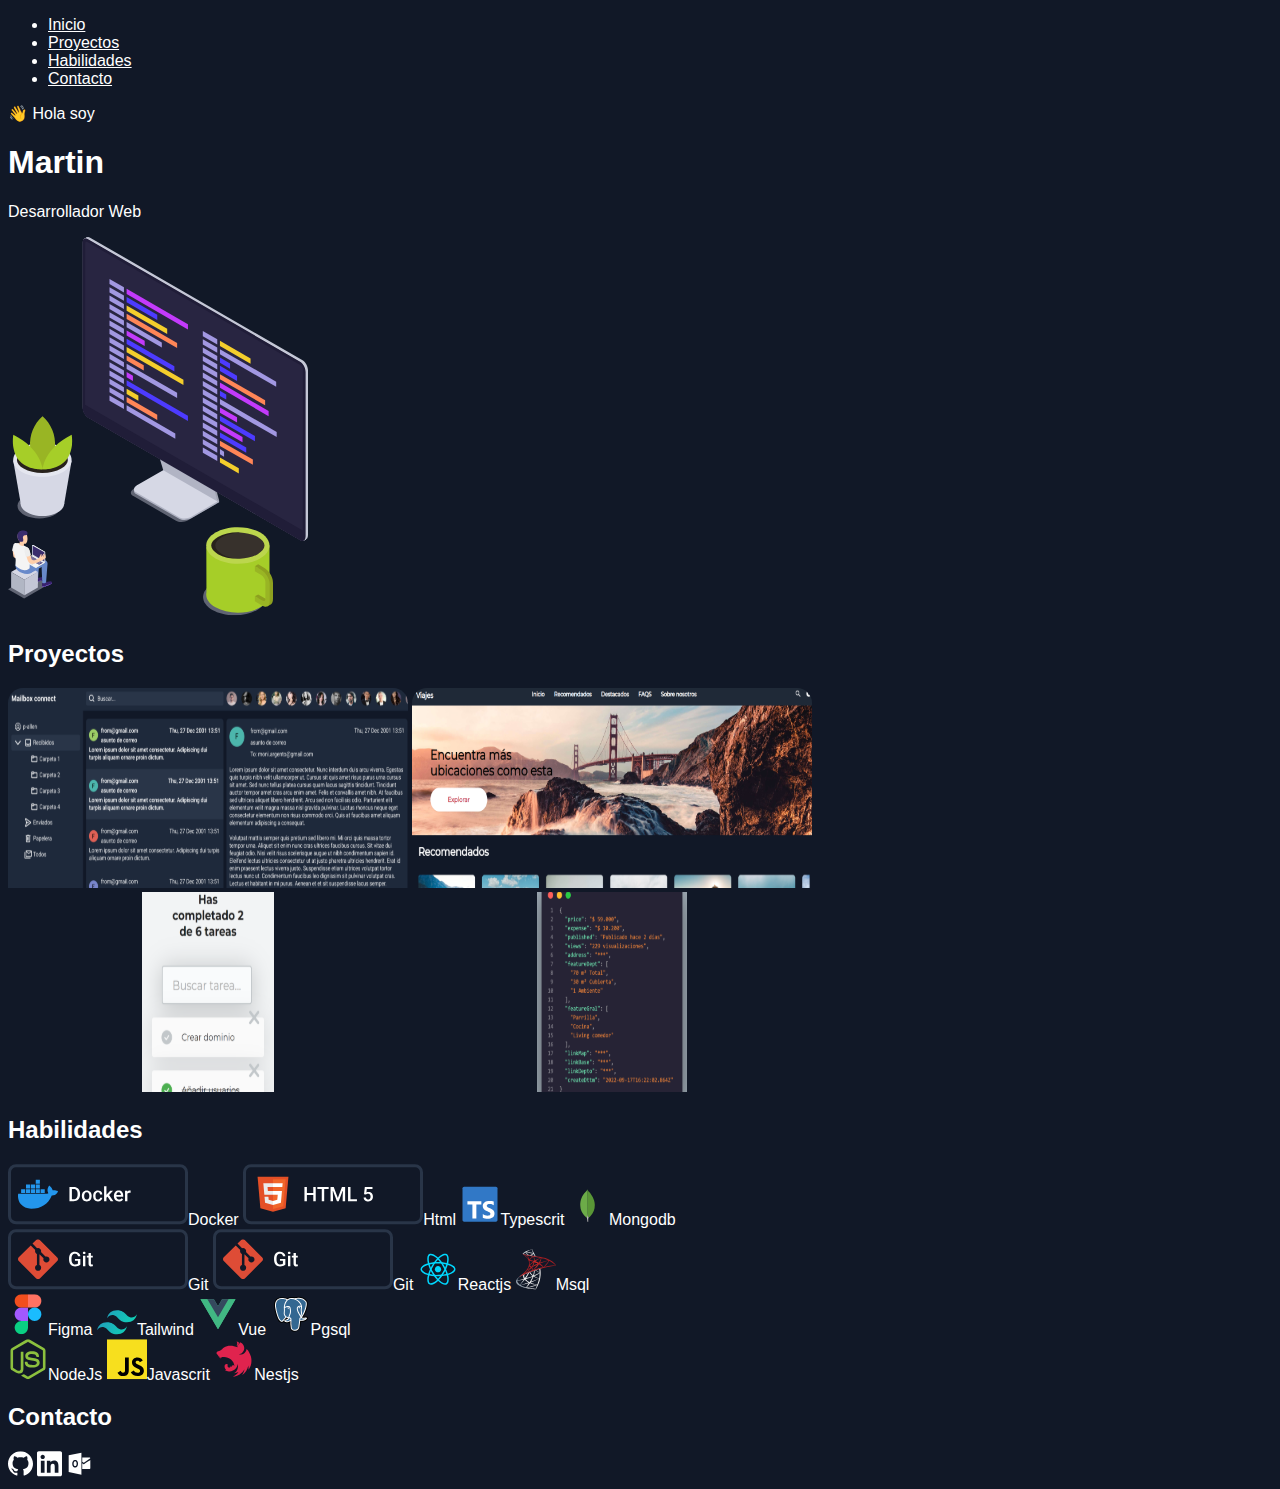
<file: index.html>
<!DOCTYPE html>
<html lang="en">

<head>
    <meta charset="UTF-8">
    <meta name="viewport" content="width=device-width, initial-scale=1.0">
    <!-- LAS ETIQUETAS PARA EL SEO-->
    <meta property="og:title" content="Martin Caramutti" - Mi portafolio web />
    <meta
    property="og:description"
    content="Este es mi primer portafolio web, donde subire todos mis proyectos"
    >
    <meta
    property="og:image"
    content="https://avatars.githubusercontent.com/u/141383357?v=4"
    >
    <meta property="og:type" content="website" />
    <meta name="keywords" content="Martin Caramutti, Tecsup, Codigo, Full Stack">

    <title>Martin caramutti - Mi portafolio web</title>
</head>
<style>
* {
    background-color: #111827;
    color: #ffffff;
    font-family: Helvetica, sans-serif;
}

</style>

<body>
    <nav>
        <ul>
            <li><a href="#">Inicio</a></li>
            <li><a href="#">Proyectos</a></li>
            <li><a href="#">Habilidades</a></li>
            <li><a href="#">Contacto</a></li>

        </ul>
    </nav>
    <section>
        <div>
            <p> 👋 Hola soy</p>
            <h1>Martin</h1>
            <p>Desarrollador Web</p>
        </div>
        <div>
            <img src="./images/landing/coding.svg" alt="">
        </div>
    </section>
    <section>
        <h2>Proyectos</h2>
        <div>
            <div>
                <img src="./images/projects/mailbox.svg" alt="">
                <img src="./images/projects/viajes.svg" alt="">
            </div>
            <div>
                <img src="./images/projects/todelist.svg" alt="">
                <img src="./images/projects/json.svg" alt="">
            </div>
        </div>
    </section>

    <section>
        <h2>Habilidades</h2>
        <div>
            <span><img src="./images/tecnologias/docker.svg" alt="">Docker</span>
            <span><img src="./images/tecnologias/html5.svg" alt="">Html</span>
            <span><img src="./images/tecnologias/typescript.svg" alt="">Typescrit</span>
            <span><img src="./images/tecnologias/mongodb .svg" alt="">Mongodb</span>
        <div>
        <div> 
            <span><img src="./images/tecnologias/git.svg" alt="">Git</span>
            <span><img src="./images/tecnologias/git.svg" alt="">Git</span>
            <span><img src="./images/tecnologias/reactjs.svg" alt="">Reactjs</span>
            <span><img src="./images/tecnologias/mssql.svg" alt="">Msql</span>
         </div>
         <div> 
            <span><img src="./images/tecnologias/figma.svg" alt="">Figma</span>
            <span><img src="./images/tecnologias/tailwind.svg" alt="">Tailwind</span>
            <span><img src="./images/tecnologias/vue.svg" alt="">Vue</span>
            <span><img src="./images/tecnologias/pgsql.svg" alt="">Pgsql</span>
         </div>
         <div> 
            <span><img src="./images/tecnologias/node-js.svg" alt="">NodeJs</span>
            <span><img src="./images/tecnologias/javascript.svg" alt="">Javascrit</span>
            <span><img src="./images/tecnologias/nestjs.svg" alt="">Nestjs</span>
         </div>
    </section>
    <section>
        <h2>Contacto</h2>
        <div>
            <img src="./images/contacts/GitHub_1.svg" alt="">
            <img src="./images/contacts/Linkedin.svg" alt="">
            <img src="./images/contacts/outlook.svg" alt="">
        </div>

    </section>

</body>

</html>
</file>
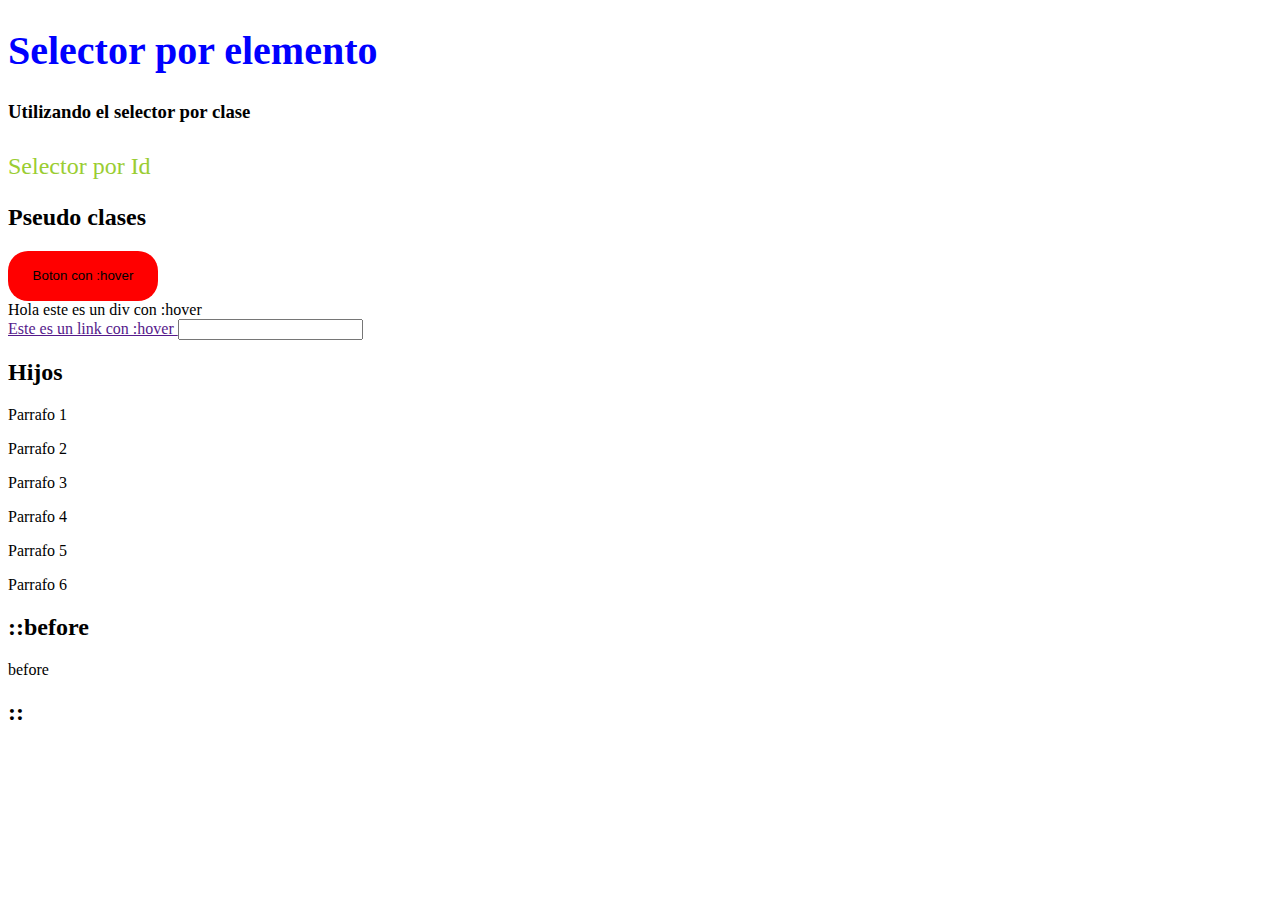
<file: dia2/index.html>
<!DOCTYPE html>
<html lang="en">
<head>
    <meta charset="UTF-8">
    <meta name="viewport" content="width=device-width, initial-scale=1.0">
    <title>Aprendido CSS</title>
    <link rel="stylesheet" href="./styles.css">
    <style>
        body{
            background-color: white;
        }
    </style>
</head>
<body>
    <!-- Selectores-->
    <h1>Selector por elemento</h1>
    <h3>Utilizando el selector por clase</h3>
    <h3 class="selector-clase"></h3>
    <p id="selector-id">Selector por Id</p>

    <!-- Pseudoclases-->
    <h2>Pseudo clases</h2>
    <button>Boton con :hover</button>
    <div class="pseudo-clase-hover">Hola este es un div con :hover</div>
    <a class="pseudo-clase-link-hover" href="">Este es un link con :hover </a>
    <input type="text">
   
    <h2>Hijos</h2>
    <div>
        <div class="hijos-pseudo">
             <p class="p">Parrafo 1</p>
            <p class="p">Parrafo 2</p>
            <p class="p">Parrafo 3</p>
            <p class="p">Parrafo 4</p>
            <p class="p">Parrafo 5</p>
            <p class="p">Parrafo 6</p>

            <!--Pseudo elementos-->
            <h2>::before</h2>
        </div class= "prueba-before">before</div>
        <h2>::</h2>
        <div class="prueba-after"></div>
        
    





    </div>
    
    
</body>
</html>
</file>
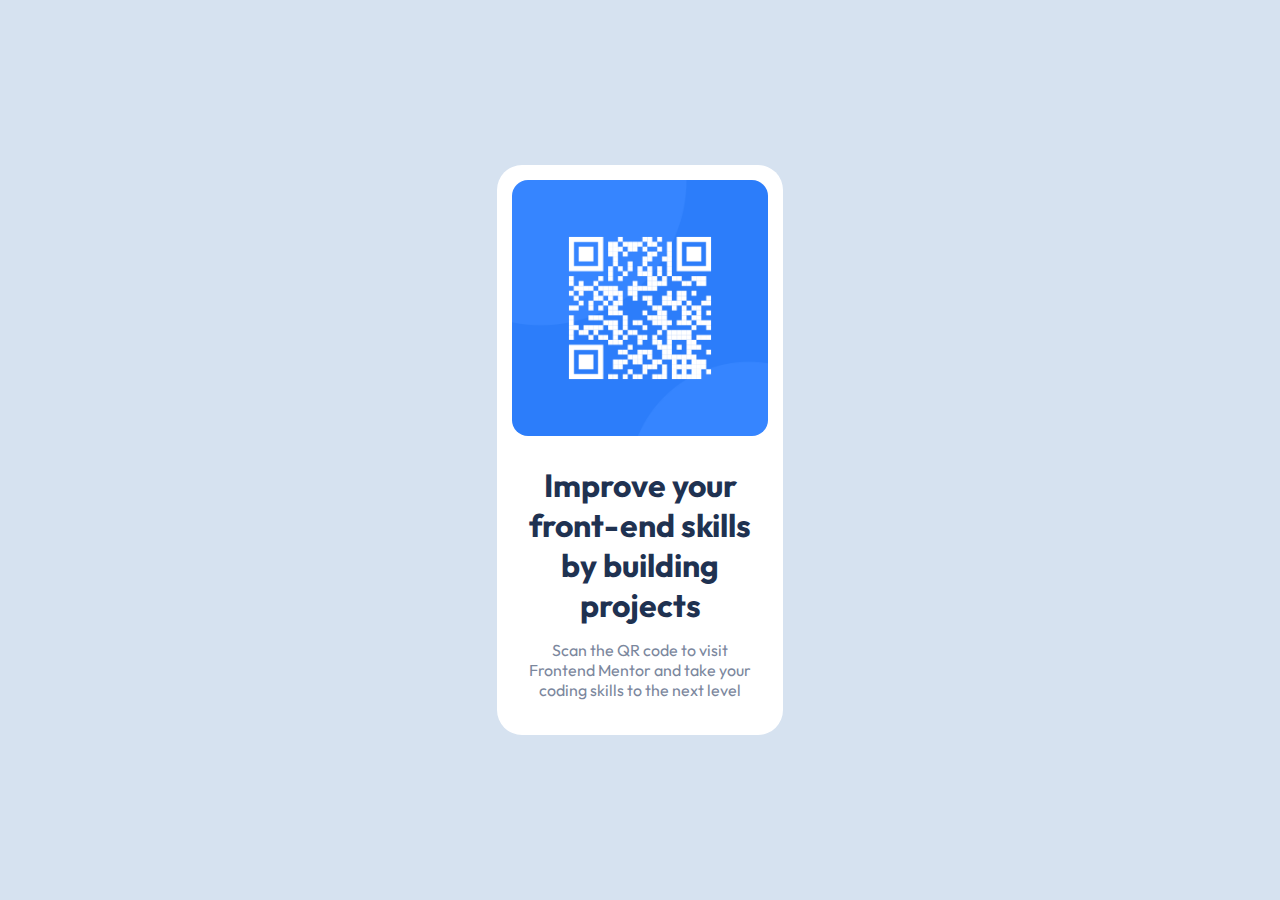
<file: semana3/reto-1/index.html>
<!DOCTYPE html>
<html lang="en">
<head>
    <meta charset="UTF-8">
    <meta name="viewport" content="width=device-width, initial-scale=1.0">
    <title>Reto 1</title>
    <link rel="preconnect" href="https://fonts.googleapis.com">
    <link rel="preconnect" href="https://fonts.gstatic.com" crossorigin>
    <link href="https://fonts.googleapis.com/css2?family=Outfit:wght@400;700&display=swap" rel="stylesheet">

    <link rel="stylesheet" href="./css/styles.css">
</head>
<body>
   <section class="container">
    <div class="box">
        <img class="img" src="./images/image-qr-code.png" alt="">
        <div>
        <h1 class="title">
            Improve your front-end skills by building projects
        </h1>
        <p class="description">Scan the QR code to visit Frontend Mentor and take your coding skills 
            to the next level
        </p>
        </div>  
    </div>  
   </section> 
</body>
</html>
</file>
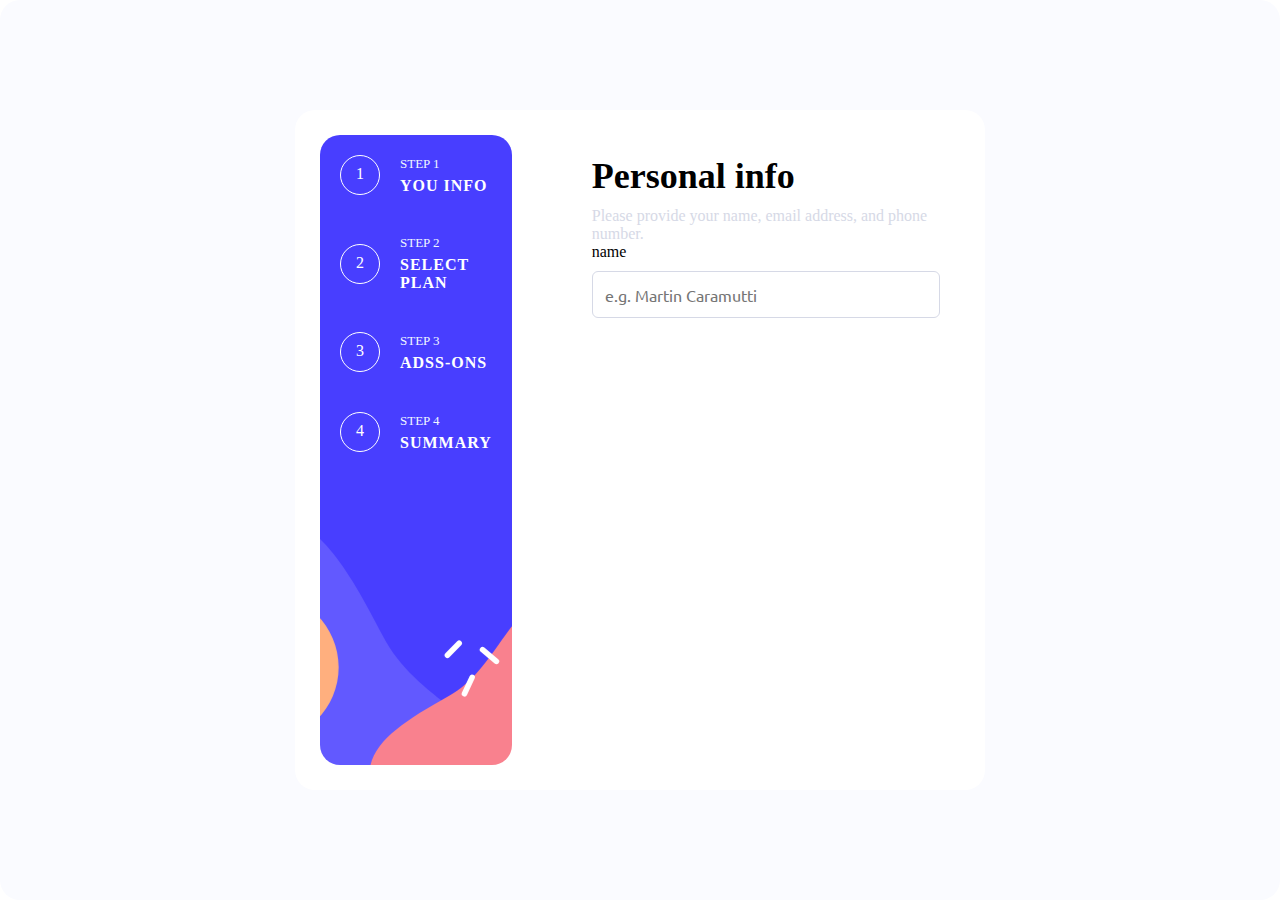
<file: semana3/reto-3/index.html>
<!DOCTYPE html>
<html lang="en">
<head>
    <meta charset="UTF-8">
    <meta name="viewport" content="width=device-width, initial-scale=1.0">
    <title>Reto 3</title>
    <link rel="stylesheet" href="./css/fonts.css">
    <link rel="stylesheet" href="./css/styles.css">
</head>
<body>
    <section class="container flex radius-md">
        <div class="container__box flex radius-md p-25">
            <div class="radius-md p-20">
                <div class="flex step__container text-white uppercase">
                    <div>
                        <span class="step__circle ">1</span>
                    </div>
                    <div>
                        <p class="step__title">step 1</p>
                        <p class="step__description ">you info</p>
                    </div>
                </div>


                <div class="flex step__container text-white uppercase">
                    <div>
                        <span class="step__circle ">2</span>
                    </div>
                    <div>
                        <p class="step__title">step 2</p>
                        <p class="step__description ">SELECT PLAN</p>
                    </div>
                </div>


                <div class="flex step__container text-white uppercase">
                    <div>
                        <span class="step__circle ">3</span>
                    </div>
                    <div>
                        <p class="step__title">step 3</p>
                        <p class="step__description ">ADSS-ONS</p>
                    </div>
                </div>


                <div class="flex step__container text-white uppercase">
                    <div>
                        <span class="step__circle ">4</span>
                    </div>
                    <div>
                        <p class="step__title">step 4</p>
                        <p class="step__description ">SUMMARY</p>
                    </div>
                </div>


            </div>
            <div class="p-20">
              <DIV class="container__info">
                <h1 class="title__info">Personal info</h1>
                <p class="description__info">
                    Please provide your name, email address, and phone number.
                </p>
                <form action="">
                   <label for="" class="container__input">
                   <span>name</span> 
                    <input type="text" 
                    placeholder="e.g. Martin Caramutti" 
                    autocomplete="new-password">
                   </label> 
                </form> 
              </DIV>  
            </div>
        </div>
        
    </section>
    
</body>
</html>
</file>
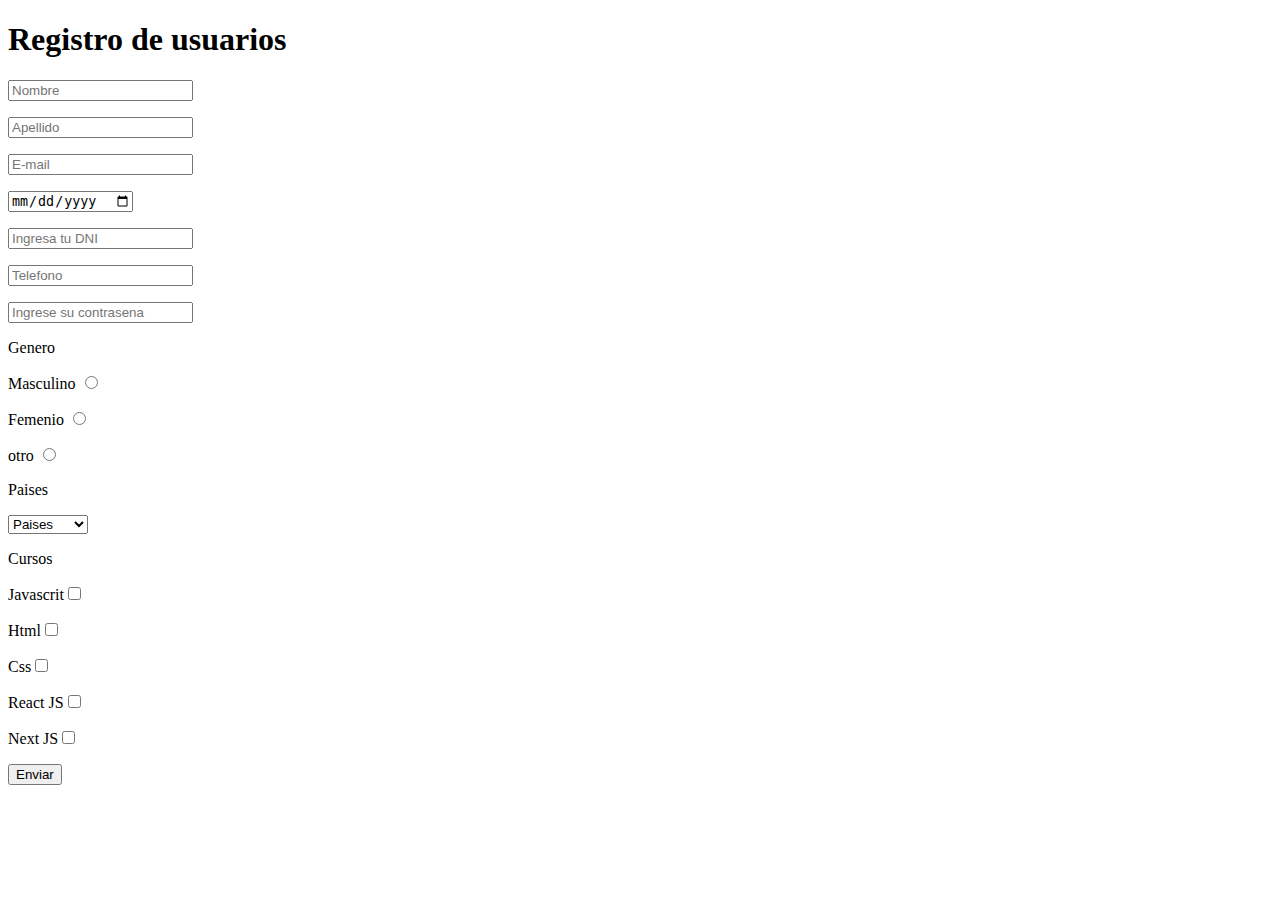
<file: formularios.html>
<!DOCTYPE html>
<html lang="en">
<head>
    <meta charset="UTF-8">
    <meta name="viewport" content="width=device-width, initial-scale=1.0">
    <title>Document</title>
</head>
<body>
<h1>Registro de usuarios</h1>
<form action="" >
    <p>
        <input type=" text" placeholder="Nombre">
    </p>
    <p>
        <input type="text" placeholder="Apellido">
    </p>
    <p>
        <input type="text" placeholder="E-mail">
    </p>
    <p>
        <input type="date"
        placeholder="Fecha de nacimiento"
        name="fecha de nacimientp">
    </p>

    
    <p>
        <input type="text" placeholder="Ingresa tu DNI" name="dni">
    </p>
    <p>
        <input type="tel" placeholder="Telefono" name="telefono">
    </p>
    <p>
        <input type="password" placeholder="Ingrese su contrasena" name="">
    </p>
    <p>Genero</p>
    <p>
        <label for="Masculino">
            Masculino
            <input id="masculino" type="radio" name="genero"/>
        </label>
    </p>
    <p>
        <label for="">
            Femenio
            <input type="radio" name="genero" value="masculino"/>
        </label>
    </p>
    <p>
        <label for="">
            otro
            <input type="radio" name="genero" value="otro"/>
        </label>
    </p>
    <p>Paises</p>
    <select name="value" id="">
        <option value="" disabled selected>Paises</option>
        <option value="peru">Peru</option>
        <option value="argentina">Argentina</option>
        <option value="chile">Chile</option>
        <option value="colombia">Colombia</option>
    </select>

       

    <p>Cursos</p>
    <p>Javascrit<input type="checkbox" name="curso_1" /><p>
    <p>Html<input type="checkbox" name="curso_1" /><p>   
    <p>Css<input type="checkbox" name="curso_1" /><p>
    <p>React JS<input type="checkbox" name="curso_1" /><p>
    <p>Next JS<input type="checkbox" name="curso_1" /><p>

    <button type="submit">Enviar</button>



</form>


    
</body>
</html>
</file>
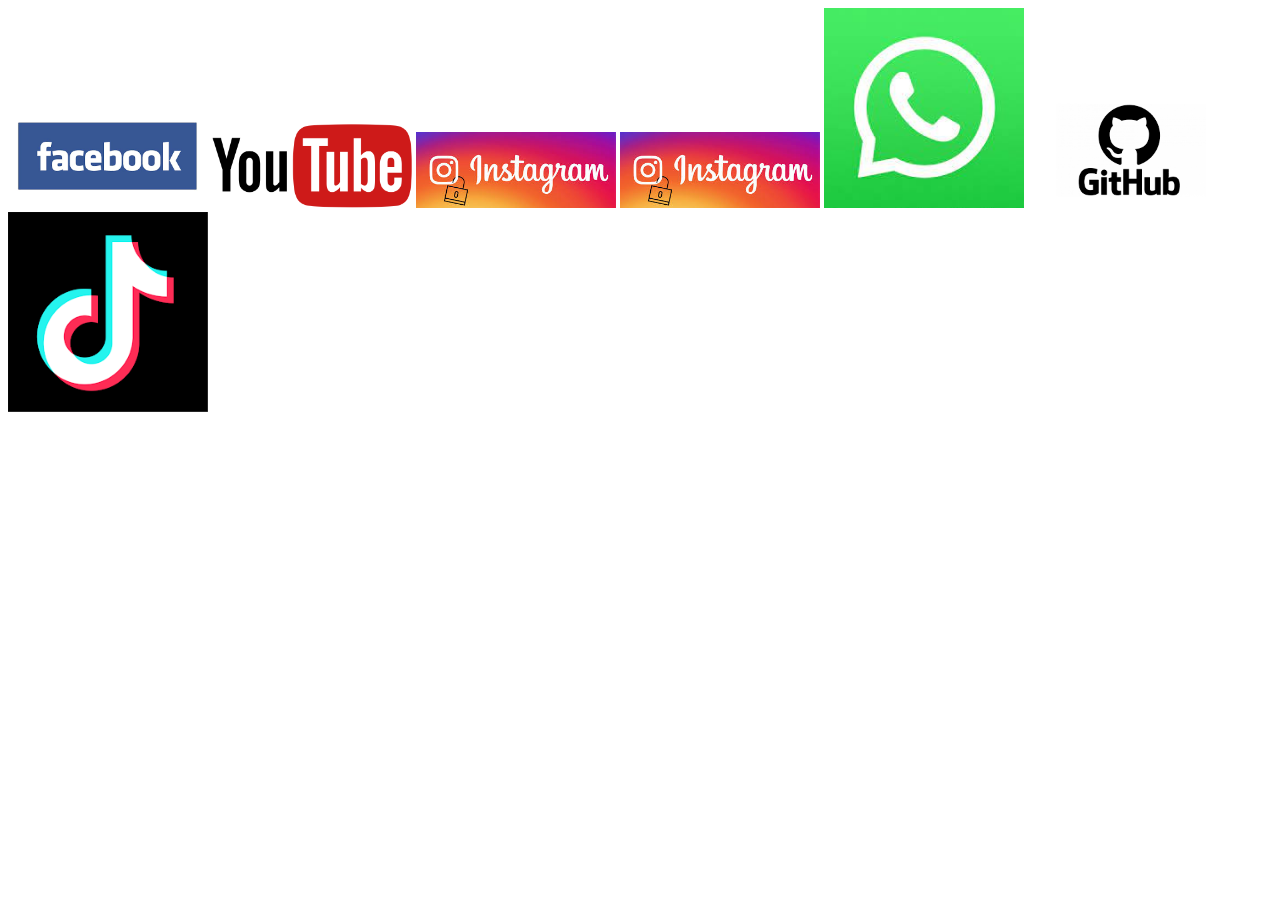
<file: galeria.html>
<!DOCTYPE html>
<html lang="en">
<head>
    <meta charset="UTF-8">
    <meta name="viewport" content="width=device-width, initial-scale=1.0">
    <title>Document</title>
</head>
<style>
    a {
        text-decoration: none;
    }

img {
    width: 200px
}
    
</style>
<body>
    <section>
        <div>
            <a href="https://facebook.com" target="_blank">
                <img src="./images/social-media/facebook.png" alt="" >
            </a>
            <a href="https://youtube.com" target="_blank">
                <img src="./images/social-media/Logo_of_YouTube.png" alt="" >
            </a>
            <a href="https://imstagram.com" target="_blank">
                <img src="./images/social-media/imstagram.jpeg" alt="" >
            </a>
            <a href="https://twiter.com" target="_blank">
            <img src="./images/social-media/imstagram.jpeg" alt="" >
            </a>
            <a href="https://whasapp.com" target="_blank">
                <img src="./images/social-media/whasapp.jpeg" alt="" >
            </a>
            <a href="https://github.com" target="_blank">
                <img src="./images/social-media/github.png" alt="" >
            </a>
            <a href="https://tiktok.com" target="_blank">   
                <img src="./images/social-media/tiktok.webp" alt=""> 
            </a>

        </div>
    </section>
</body>
</html>
</file>
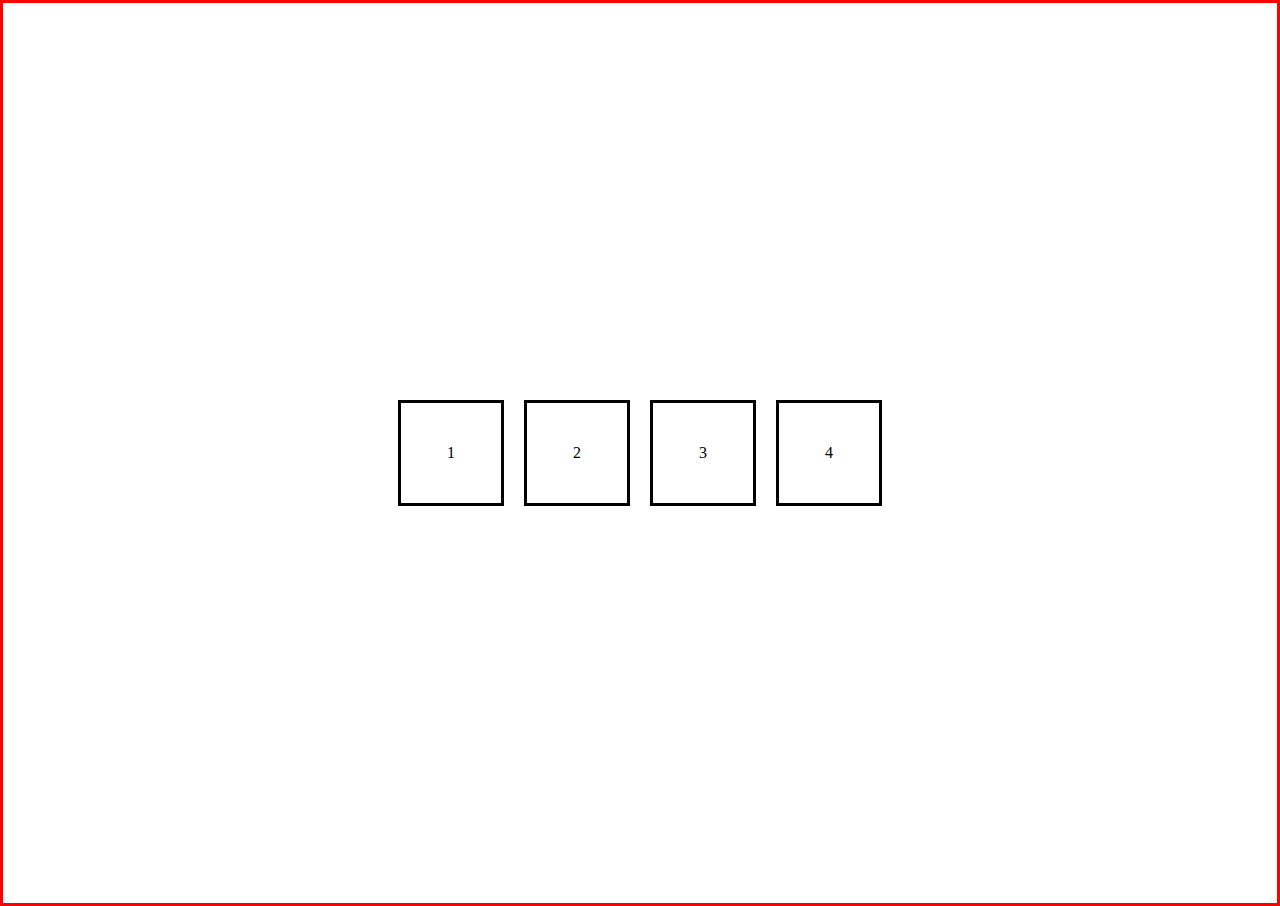
<file: semana3/flex.html>
<!DOCTYPE html>
<html lang="en">
<head>
    <meta charset="UTF-8">
    <meta name="viewport" content="width=device-width, initial-scale=1.0">
    <title>Flex - CSS</title>
    <link rel="stylesheet" href="./flex.css" />
    
</head>
<body>
    <!--contenedor padre-->
    <section>
        <div>1</div>
        <div>2</div>
        <div>3</div>
        <div>4</div>
    </section>
    
</body>
</html>
</file>
<file: dia2/styles.css>
h1 {
     color: blue;
     font-size: 40px;
}

.selector-clase {
    color: red;
    font-size: 30px;
}

#selector-id {
    color: yellowgreen;
    font-size: 24px;
}

button {
    background-color: red;
    padding: 10px;
    border-radius: 20px;
    width: 150px;
    height: 50px;
    border: none;
    transition: all 1.5s ease;
}

button:hover{
    background-color: green;
     font-size: 25;  
}

.pseudo-clase-hover:hover{
    color: blue;
    cursor: pointer;

}



/* before*/
.prueba-before :: before {





}
</file>
<file: semana3/reto-3/css/fonts.css>
/* importar una fuente local*/
@font-face {
    font-family: "Ubuntu";
    src: url("../assets/fonts/Ubuntu-Regular.ttf");
    font-weight: 400;
} 

@font-face {
    font-family: "Ubuntu";
    src: url("..//assets/fonts/Ubuntu-Medium.ttf");
    font-weight: 500;
}

@font-face {
    font-family: "Ubuntu";
    src: url("../assets/fonts/Ubuntu-Bold.ttf");
    font-weight: 700;

}
</file>
<file: semana3/flex.css>
/*  *= todo */
* {
    margin: 0;
    padding: 0;

}


section {
display: flex;
/* al usar display flex activamos*/

/* alinear elementos de forma horizontal*/
justify-content: center;
/* alinear elementos de forma vertical*/
align-items: center;
/* vh + viewport height*/
height: 100vh;
border: solid red;
}

 /* div: bloque */
div {
   
border: solid;
/* altura*/
height: 100px;
/* ancho*/
width: 100px;
margin: 10px;
display: flex;
align-items: center;
justify-content: center;

}
</file>
<file: semana3/reto-1/css/styles.css>
/* procuremos empezar con un reset */
* {
    margin: 0;
    padding: 0;
}

.container {
display: flex;
align-items: center;
justify-content: center;
height: 100vh;
background-color: hsl(212, 45%, 89%);

}

body {
    font-family: 'Outfit', sans-serif;  
}

.box {
    background-color: #ffffff;
    padding: 15px;
    border-radius: 25px;
    width: 20%;
    text-align: center;
}

.img {
    width: 100%;
    border-radius: 16px;
}

.title {
    margin-top: 25px;
    color: hsl(218, 44%, 22%);
    
}

.description {
    margin-top: 15px;
    margin-bottom: 20px;
    color: hsl(220, 15%, 55%);
}   

.box div {
    padding-left: 10px;
    padding-right: 10px;
}
</file>
<file: semana3/reto-3/css/styles.css>
* {
   margin: 0; 
   padding: 0;
}

body {
    font-family: "Ubuntu" sans-serif;
}

/* hacer un mini tailwind: es decir crear clases genericas y reutilizarlas */
.flex {
    display: flex;
}

.radius-md {
    border-radius: 20px;
}


.p-20 {
   padding: 20px; 
}


.p-25 {
    padding: 25px;
}


.container {
background-color: hsl(231, 100%, 99%);
height: 100vh;
align-items: center;
justify-content: center; 
}



.container__box {
    background-color: #fff;
    height: 70vh;
    width: 50%;
    gap: 60px;
    
}


.container__box >  div:first-child {
    width: 25%;
    background: url(../assets/images/bg-sidebar-desktop.svg);
    background-repeat: no-repeat;
    background-size: cover;
    background-position: center;
}

.text-white {
    color: #fff;
}

.uppercase {
    text-transform: uppercase;
}


.step__container {
    gap: 20px;
    align-items: center;
    margin-bottom: 40px;
}

.step__circle {
    border: solid #fff 1px;
    padding: 9px;
    border-radius: 50%;
    width: 20px;
    height: 20px;
    display:block;
    text-align: center;
    cursor: pointer;
}

.step__circle:hover {
    color: #000;
    background-color: hsl(206, 94%, 87%);
}

.step__title {
    color: hsl(217, 100%, 97%);
    font-size: 13px;
}

.step__description {
    font-weight: bold;
    margin-top: 5px;
    letter-spacing: 1px;
}

.title__info {
    font-size: 36px;
}

.description__info {
    margin-top: 10px;
    color: hsl(229, 24%, 87%);
}

.container__input {
    display: flex;
    flex-direction: column;
    gap: 10px;
}

.container__input > input {
    font-family: "Ubuntu" , sans-serif;
    padding: 12.5px;
    font-size: 16px;
    border: solid 1px hsl(229, 24%, 87%);;
    border-radius: 6px;
    outline: none;
}
</file>
